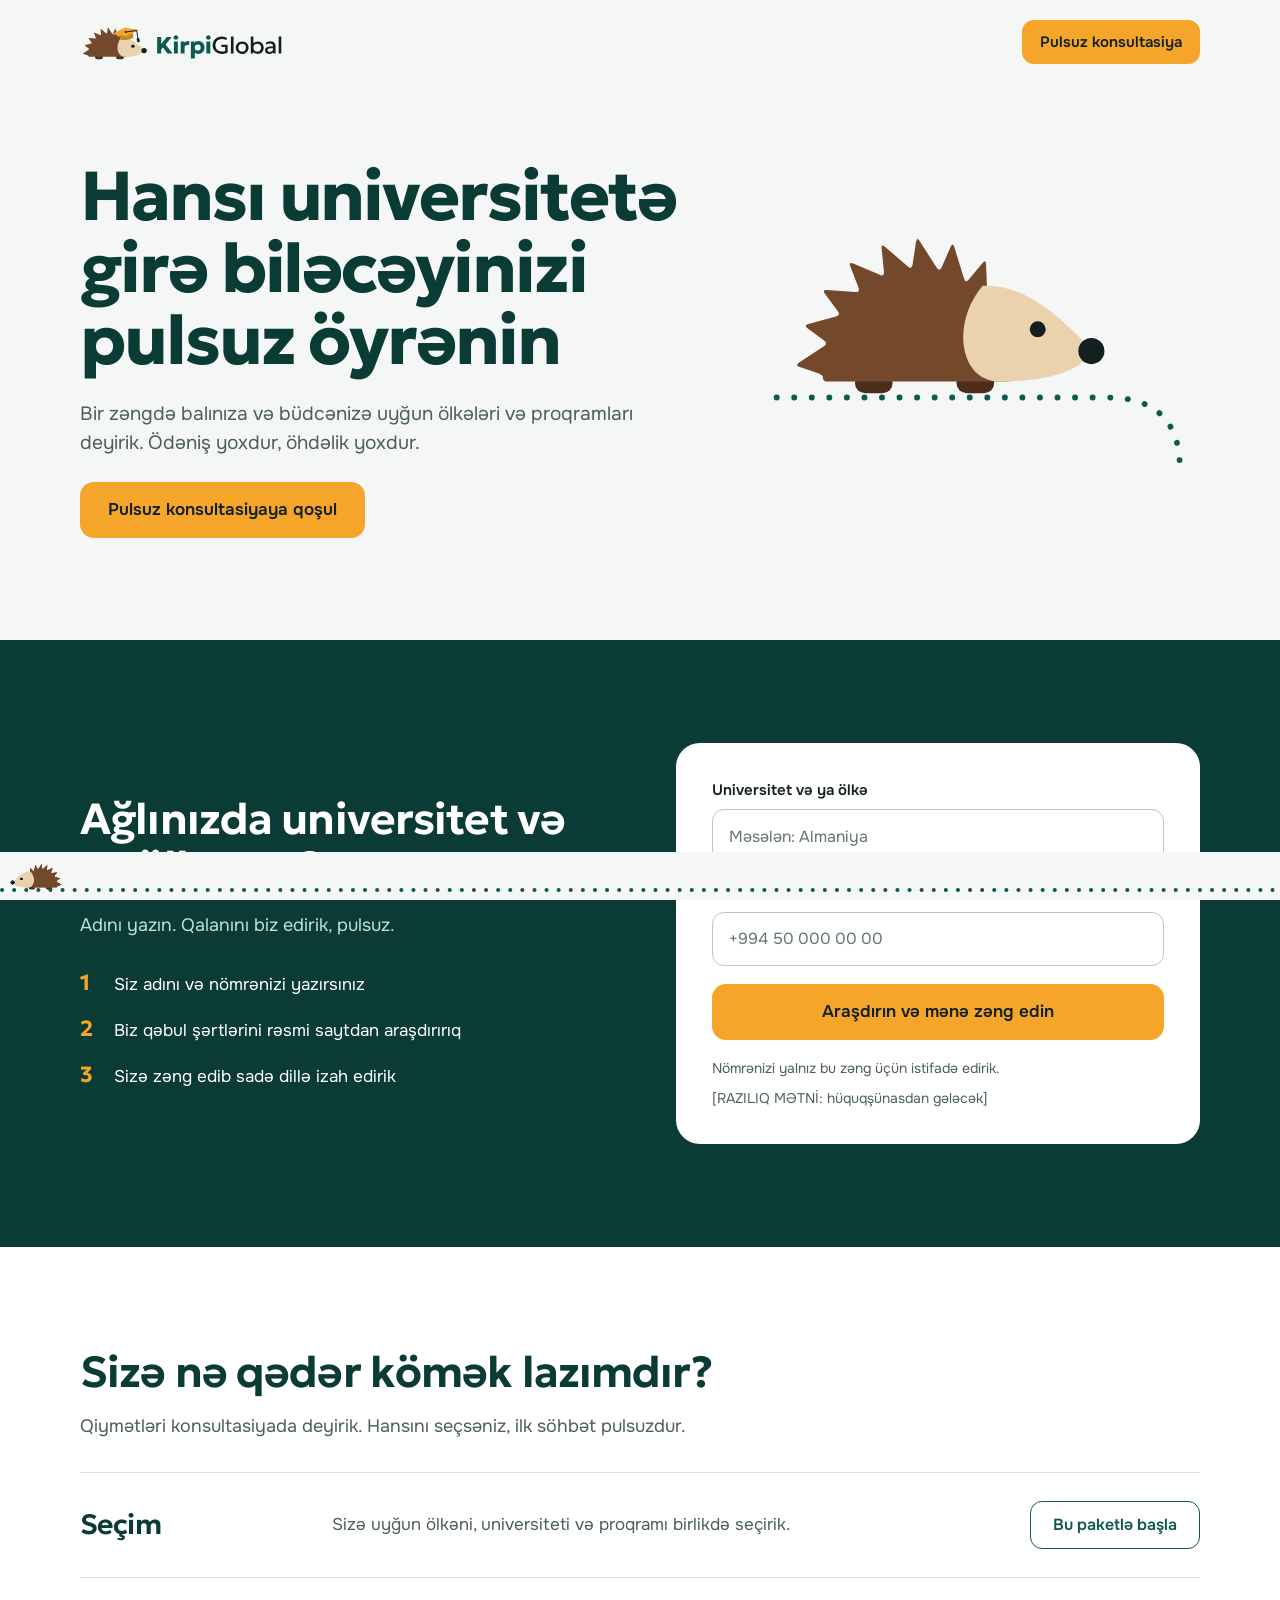
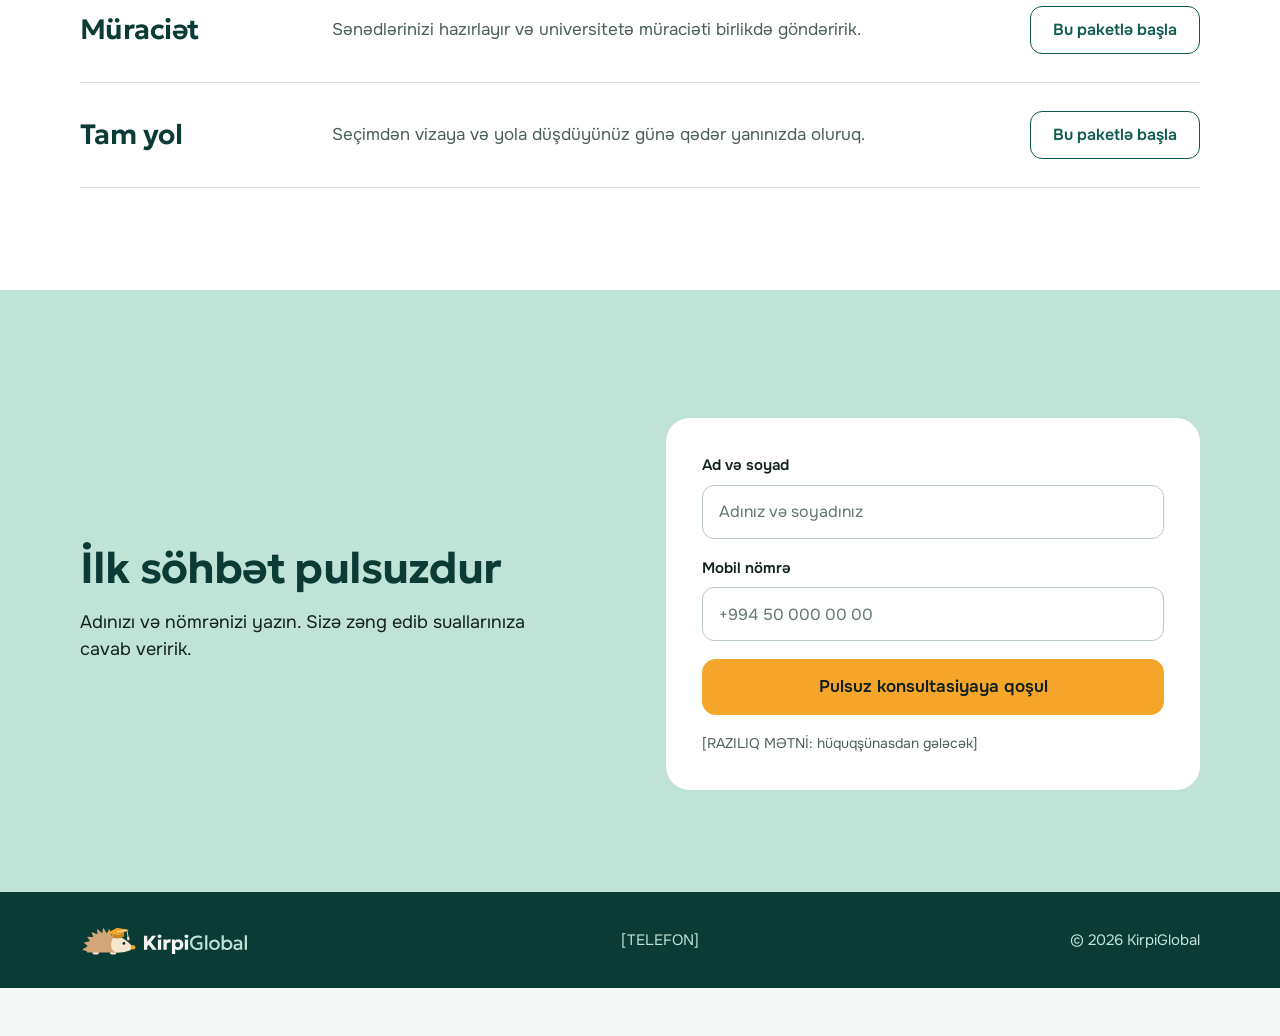
<file: site/index.html>
<!doctype html>
<html lang="az">
<head>
<meta charset="utf-8">
<meta name="viewport" content="width=device-width, initial-scale=1">
<title>KirpiGlobal | Xaricdə təhsil üzrə pulsuz konsultasiya</title>
<meta name="description" content="Bir zəngdə balınıza və büdcənizə uyğun ölkələri və proqramları deyirik. Ödəniş yoxdur, öhdəlik yoxdur.">
<meta name="theme-color" content="#0A3B34">
<meta property="og:type" content="website">
<meta property="og:locale" content="az_AZ">
<meta property="og:site_name" content="KirpiGlobal">
<meta property="og:title" content="Hansı universitetə girə biləcəyinizi pulsuz öyrənin">
<meta property="og:description" content="Bir zəngdə balınıza və büdcənizə uyğun ölkələri və proqramları deyirik. Ödəniş yoxdur, öhdəlik yoxdur.">
<!-- Sayt yayımlananda bu ünvanı tam yazın: https://DOMEN/og.png -->
<meta property="og:image" content="og.png">
<meta property="og:image:width" content="1200">
<meta property="og:image:height" content="630">
<meta name="twitter:card" content="summary_large_image">
<link rel="icon" href="logo/kirpiglobal-icon.svg" type="image/svg+xml">
<link rel="preload" href="fonts/geologica-latin.woff2" as="font" type="font/woff2" crossorigin>
<link rel="preload" href="fonts/onest-latin.woff2" as="font" type="font/woff2" crossorigin>
<link rel="stylesheet" href="styles.css">
<script src="main.js" defer></script>
</head>
<body id="top">

<!-- Kirpinin təkrar işlənən hissələri -->
<svg width="0" height="0" class="sprite" aria-hidden="true" focusable="false">
<symbol id="k-body" viewBox="12 48 232 128" overflow="visible">
<path d="M43.5 162.0 Q40.0 162.0 40.0 159.7 L40.0 159.7 Q40.0 157.4 36.7 156.3 L23.9 152.0 Q20.6 150.8 23.5 148.9 L40.6 137.7 Q43.5 135.8 40.7 133.7 L29.3 125.3 Q26.5 123.2 29.9 122.3 L48.9 117.2 Q52.3 116.3 50.2 113.5 L41.3 101.4 Q39.2 98.6 42.7 98.9 L62.1 100.3 Q65.6 100.5 64.4 97.2 L58.8 82.5 Q57.6 79.3 60.8 80.6 L79.1 88.4 Q82.3 89.8 82.0 86.3 L80.4 70.3 Q80.0 66.8 82.7 69.1 L98.5 82.7 Q101.1 85.0 101.7 81.5 L104.1 65.7 Q104.7 62.2 106.6 65.1 L118.4 83.6 Q120.3 86.5 121.7 83.3 L128.0 69.1 Q129.5 65.9 130.5 69.3 L137.2 91.0 Q138.2 94.4 140.5 91.7 L150.0 80.3 Q152.3 77.6 152.4 81.1 L153.3 104.2 Q153.5 107.7 154.5 111.1 L169.0 158.7 Q170.0 162.0 166.5 162.0Z" fill="#74492B"/>
<path d="M150 96C180 94 206 120 226 141C216 157 190 162 162 162C134 162 128 122 150 96Z" fill="#EBD2AE"/>
<circle cx="225" cy="141" r="9" fill="#12211F"/>
<circle cx="188" cy="126" r="5.5" fill="#12211F"/>
</symbol>
</svg>

<header class="header">
<div class="wrap header__in">
<img class="logo" src="logo/kirpiglobal-logo.svg" width="213" height="40" alt="KirpiGlobal">
<a class="btn btn--sm" href="#konsultasiya">Pulsuz konsultasiya</a>
</div>
</header>

<main>
<section class="hero">
<div class="wrap hero__in">
<div class="hero__text">
<h1>Hansı universitetə girə biləcəyinizi pulsuz öyrənin</h1>
<p class="hero__lead">Bir zəngdə balınıza və büdcənizə uyğun ölkələri və proqramları deyirik. Ödəniş yoxdur, öhdəlik yoxdur.</p>
<a class="btn" href="#konsultasiya">Pulsuz konsultasiyaya qoşul</a>
</div>
<svg class="hero__art" viewBox="0 52 300 176" aria-hidden="true" focusable="false">
<path d="M8 173H236Q286 173 286 222" fill="none" stroke="#0E5A4E" stroke-width="4" stroke-linecap="round" stroke-dasharray="0.1 12"/>
<rect x="62" y="156" width="26" height="14" rx="7" fill="#4A2E1B"/>
<rect x="132" y="156" width="26" height="14" rx="7" fill="#4A2E1B"/>
<use href="#k-body" x="12" y="48" width="232" height="128"/>
</svg>
</div>
</section>

<section class="research" aria-labelledby="research-title">
<div class="wrap research__in">
<div class="research__text">
<h2 id="research-title">Ağlınızda universitet və ya ölkə var?</h2>
<p class="research__lead">Adını yazın. Qalanını biz edirik, pulsuz.</p>
<ol class="steps">
<li><span class="steps__n">1</span><span>Siz adını və nömrənizi yazırsınız</span></li>
<li><span class="steps__n">2</span><span>Biz qəbul şərtlərini rəsmi saytdan araşdırırıq</span></li>
<li><span class="steps__n">3</span><span>Sizə zəng edib sadə dillə izah edirik</span></li>
</ol>
</div>
<div class="card">
<form class="form" data-type="research" novalidate>
<div class="field">
<label for="uni">Universitet və ya ölkə</label>
<input id="uni" name="target" type="text" placeholder="Məsələn: Almaniya" maxlength="100" autocomplete="off" aria-describedby="uni-err">
<p class="field__err" id="uni-err" hidden></p>
</div>
<div class="field">
<label for="tel1">Mobil nömrə</label>
<input id="tel1" name="phone" type="tel" inputmode="tel" placeholder="+994 50 000 00 00" maxlength="24" autocomplete="tel" aria-describedby="tel1-err">
<p class="field__err" id="tel1-err" hidden></p>
</div>
<div class="hp" aria-hidden="true">
<label for="web1">Bu sahəni boş saxlayın</label>
<input id="web1" name="website" type="text" tabindex="-1" autocomplete="off">
</div>
<button class="btn btn--full" type="submit">Araşdırın və mənə zəng edin</button>
<p class="form__err" role="alert" hidden></p>
<p class="note">Nömrənizi yalnız bu zəng üçün istifadə edirik.</p>
<p class="note consent">[RAZILIQ MƏTNİ: hüquqşünasdan gələcək]</p>
</form>
</div>
</div>
</section>

<section class="packages" aria-labelledby="packages-title">
<div class="wrap packages__in">
<h2 id="packages-title">Sizə nə qədər kömək lazımdır?</h2>
<p class="packages__lead">Qiymətləri konsultasiyada deyirik. Hansını seçsəniz, ilk söhbət pulsuzdur.</p>
<div class="rows">
<div class="row">
<h3>Seçim</h3>
<p>Sizə uyğun ölkəni, universiteti və proqramı birlikdə seçirik.</p>
<button class="btn btn--line" type="button" data-package="Seçim" aria-haspopup="dialog" aria-label="Seçim paketi ilə başla">Bu paketlə başla</button>
</div>
<div class="row">
<h3>Müraciət</h3>
<p>Sənədlərinizi hazırlayır və universitetə müraciəti birlikdə göndəririk.</p>
<button class="btn btn--line" type="button" data-package="Müraciət" aria-haspopup="dialog" aria-label="Müraciət paketi ilə başla">Bu paketlə başla</button>
</div>
<div class="row">
<h3>Tam yol</h3>
<p>Seçimdən vizaya və yola düşdüyünüz günə qədər yanınızda oluruq.</p>
<button class="btn btn--line" type="button" data-package="Tam yol" aria-haspopup="dialog" aria-label="Tam yol paketi ilə başla">Bu paketlə başla</button>
</div>
</div>
</div>
</section>

<section class="consult" id="konsultasiya" aria-labelledby="consult-title">
<div class="wrap consult__in">
<div class="consult__text">
<h2 id="consult-title">İlk söhbət pulsuzdur</h2>
<p>Adınızı və nömrənizi yazın. Sizə zəng edib suallarınıza cavab veririk.</p>
</div>
<div class="card card--dock">
<img class="dock" id="dock" src="logo/kirpiglobal-mark.svg" width="150" height="83" alt="">
<form class="form" data-type="consultation" data-no-art novalidate>
<div class="field">
<label for="ad">Ad və soyad</label>
<input id="ad" name="name" type="text" placeholder="Adınız və soyadınız" maxlength="100" autocomplete="name" aria-describedby="ad-err">
<p class="field__err" id="ad-err" hidden></p>
</div>
<div class="field">
<label for="tel2">Mobil nömrə</label>
<input id="tel2" name="phone" type="tel" inputmode="tel" placeholder="+994 50 000 00 00" maxlength="24" autocomplete="tel" aria-describedby="tel2-err">
<p class="field__err" id="tel2-err" hidden></p>
</div>
<div class="hp" aria-hidden="true">
<label for="web2">Bu sahəni boş saxlayın</label>
<input id="web2" name="website" type="text" tabindex="-1" autocomplete="off">
</div>
<button class="btn btn--full" type="submit">Pulsuz konsultasiyaya qoşul</button>
<p class="form__err" role="alert" hidden></p>
<p class="note consent">[RAZILIQ MƏTNİ: hüquqşünasdan gələcək]</p>
</form>
</div>
</div>
</section>
</main>

<footer class="footer">
<div class="wrap footer__in">
<img src="logo/kirpiglobal-logo-dark.svg" width="170" height="32" alt="KirpiGlobal">
<span>[TELEFON]</span>
<span>© 2026 KirpiGlobal</span>
</div>
</footer>

<!-- Paket seçiləndə açılan forma -->
<dialog class="dialog" id="package-dialog" aria-labelledby="dialog-title">
<div class="dialog__in">
<div class="dialog__top">
<img src="logo/kirpiglobal-logo.svg" width="170" height="32" alt="KirpiGlobal">
<button class="dialog__close" type="button" data-close>Bağla</button>
</div>
<div class="dialog__head">
<h2 id="dialog-title">Pulsuz konsultasiya</h2>
<p>İki sətir yazın, qalanını zəngdə danışaq.</p>
</div>
<form class="form" data-type="consultation" novalidate>
<p class="chosen"><span>Seçdiyiniz paket</span><span class="visually-hidden">: </span><strong id="chosen-package"></strong></p>
<input type="hidden" name="package" value="">
<div class="field">
<label for="c-ad">Ad və soyad</label>
<input id="c-ad" name="name" type="text" placeholder="Adınız və soyadınız" maxlength="100" autocomplete="name" aria-describedby="c-ad-err">
<p class="field__err" id="c-ad-err" hidden></p>
</div>
<div class="field">
<label for="c-tel">Mobil nömrə</label>
<input id="c-tel" name="phone" type="tel" inputmode="tel" placeholder="+994 50 000 00 00" maxlength="24" autocomplete="tel" aria-describedby="c-tel-err">
<p class="field__err" id="c-tel-err" hidden></p>
</div>
<div class="hp" aria-hidden="true">
<label for="web3">Bu sahəni boş saxlayın</label>
<input id="web3" name="website" type="text" tabindex="-1" autocomplete="off">
</div>
<button class="btn btn--full" type="submit">Pulsuz konsultasiyaya qoşul</button>
<p class="form__err" role="alert" hidden></p>
<p class="note">Qiyməti zəngdə deyirik. İndi heç nə ödəmirsiniz.</p>
<p class="note consent">[RAZILIQ MƏTNİ: hüquqşünasdan gələcək]</p>
</form>
<svg class="dialog__art" viewBox="0 40 390 140" preserveAspectRatio="xMidYMax slice" aria-hidden="true" focusable="false">
<path d="M-400 173H800" fill="none" stroke="#0E5A4E" stroke-width="4" stroke-linecap="round" stroke-dasharray="0.1 12"/>
<g transform="translate(120 0)">
<rect x="62" y="156" width="26" height="14" rx="7" fill="#4A2E1B"/>
<rect x="132" y="156" width="26" height="14" rx="7" fill="#4A2E1B"/>
<use href="#k-body" x="12" y="48" width="232" height="128"/>
</g>
</svg>
</div>
</dialog>

<!-- Uğurlu göndərişdən sonra formanın yerində görünən məzmun -->
<template id="done-template">
<div class="done">
<img class="done__art" src="logo/kirpiglobal-mark.svg" width="240" height="132" alt="">
<h2 class="done__title" tabindex="-1">Sorğunuzu aldıq</h2>
<p>Tezliklə yazdığınız nömrəyə zəng edəcəyik. Zəngə hazırlaşmaq lazım deyil.</p>
<a class="btn btn--line" href="#top" data-done-back>Ana səhifəyə qayıt</a>
</div>
</template>

<!-- Səhifə ilə birlikdə yol gedən kirpi (yalnız bəzək) -->
<div class="trail" aria-hidden="true">
<svg class="trail__v" width="4" height="100%" focusable="false"><line x1="2" y1="2" x2="2" y2="100%" stroke="#0E5A4E" stroke-width="4" stroke-linecap="round" stroke-dasharray="0.1 12"/></svg>
<svg class="trail__h" width="100%" height="4" focusable="false"><line x1="2" y1="2" x2="100%" y2="2" stroke="#0E5A4E" stroke-width="4" stroke-linecap="round" stroke-dasharray="0.1 12"/></svg>
</div>
<div class="kirpi" id="kirpi" aria-hidden="true">
<svg id="kirpi-flip" viewBox="12 48 232 128" width="150" height="83" overflow="visible" focusable="false">
<rect id="kirpi-leg-a" x="62" y="156" width="26" height="14" rx="7" fill="#4A2E1B"/>
<rect id="kirpi-leg-b" x="132" y="156" width="26" height="14" rx="7" fill="#4A2E1B"/>
<use href="#k-body" x="12" y="48" width="232" height="128"/>
<g id="kirpi-cap" visibility="hidden">
<g transform="rotate(-9 164 78)">
<path d="M140.1 80.0L187.9 80.0L186.0 101.2Q164.0 109.5 142.0 101.2Z" fill="#F4A52A"/>
<path d="M140.1 80.0L187.9 80.0L186.0 101.2Q164.0 109.5 142.0 101.2Z" fill="rgba(18,33,31,0.22)"/>
<path d="M120.4 78.8 Q118.0 78.0 120.4 77.2 L161.6 63.8 Q164.0 63.0 166.4 63.8 L207.6 77.2 Q210.0 78.0 207.6 78.8 L166.4 92.2 Q164.0 93.0 161.6 92.2Z" fill="#F4A52A"/>
<path d="M164.0 78.0L200.8 79.0L200.8 106.5" fill="none" stroke="#12211F" stroke-width="3.2" stroke-linecap="round" stroke-linejoin="round"/>
<rect x="196.3" y="105.0" width="9" height="14.2" rx="3" fill="#12211F"/>
<circle cx="164.0" cy="78.0" r="3.4" fill="#12211F"/>
</g>
</g>
</svg>
</div>

</body>
</html>
</file>
<file: site/styles.css>
/* KirpiGlobal landing */

/* Şriftlər: self-host, dəyişən (variable) fayllar */
@font-face {
  font-family: Geologica;
  font-style: normal;
  font-weight: 500 700;
  font-display: swap;
  src: url(fonts/geologica-latin-ext.woff2) format("woff2");
  unicode-range: U+0100-02BA, U+02BD-02C5, U+02C7-02CC, U+02CE-02D7, U+02DD-02FF, U+0304, U+0308, U+0329, U+1D00-1DBF, U+1E00-1E9F, U+1EF2-1EFF, U+2020, U+20A0-20AB, U+20AD-20C4, U+2113, U+2C60-2C7F, U+A720-A7FF;
}
@font-face {
  font-family: Geologica;
  font-style: normal;
  font-weight: 500 700;
  font-display: swap;
  src: url(fonts/geologica-latin.woff2) format("woff2");
  unicode-range: U+0000-00FF, U+0131, U+0152-0153, U+02BB-02BC, U+02C6, U+02DA, U+02DC, U+0304, U+0308, U+0329, U+2000-206F, U+20AC, U+2122, U+2191, U+2193, U+2212, U+2215, U+FEFF, U+FFFD;
}
@font-face {
  font-family: Onest;
  font-style: normal;
  font-weight: 400 600;
  font-display: swap;
  src: url(fonts/onest-latin-ext.woff2) format("woff2");
  unicode-range: U+0100-02BA, U+02BD-02C5, U+02C7-02CC, U+02CE-02D7, U+02DD-02FF, U+0304, U+0308, U+0329, U+1D00-1DBF, U+1E00-1E9F, U+1EF2-1EFF, U+2020, U+20A0-20AB, U+20AD-20C4, U+2113, U+2C60-2C7F, U+A720-A7FF;
}
@font-face {
  font-family: Onest;
  font-style: normal;
  font-weight: 400 600;
  font-display: swap;
  src: url(fonts/onest-latin.woff2) format("woff2");
  unicode-range: U+0000-00FF, U+0131, U+0152-0153, U+02BB-02BC, U+02C6, U+02DA, U+02DC, U+0304, U+0308, U+0329, U+2000-206F, U+20AC, U+2122, U+2191, U+2193, U+2212, U+2215, U+FEFF, U+FFFD;
}

:root {
  /* Əsas rənglər */
  --sam: #0E5A4E;          /* şam yaşılı */
  --tund-sam: #0A3B34;     /* tünd şam */
  --nane: #BFE3D6;         /* nanə */
  --nane-acig: #E3F2EC;    /* seçilmiş paket sətri */
  --kehraba: #F4A52A;      /* kəhrəba */
  --kehraba-tund: #E2951C; /* kəhrəba, hover */
  --murekkeb: #12211F;     /* mürəkkəb */
  --boz-yasil: #4C5F5B;    /* boz-yaşıl */
  --duman: #F4F7F5;        /* duman */
  --duman-tund: #E9EFEC;   /* haşiyəli düymə, hover */
  --xett: #D5E0DC;         /* xətt */
  --input-xett: #B9C9C3;
  --placeholder: #627570;  /* dizaynda #6B7E79; 4.5:1 kontrast üçün bir az tünd */
  --ag: #FFFFFF;
  --xeta: #A3271B;

  --font-basliq: Geologica, "Segoe UI", system-ui, sans-serif;
  --font-metn: Onest, "Segoe UI", system-ui, sans-serif;

  --kenar: clamp(20px, 5vw, 80px);
  --zolaq: 48px; /* telefonda aşağıdakı kirpi zolağının hündürlüyü */
}

*, *::before, *::after { box-sizing: border-box; }

html { -webkit-text-size-adjust: 100%; }
@media (prefers-reduced-motion: no-preference) {
  html { scroll-behavior: smooth; }
}

body {
  margin: 0;
  background: var(--duman);
  color: var(--murekkeb);
  font-family: var(--font-metn);
  font-size: 17px;
  line-height: 1.5;
  overflow-x: hidden;
}

h1, h2, h3, p, ol { margin: 0; }
img, svg { display: block; }
img { max-width: 100%; height: auto; }
[hidden] { display: none !important; }

h1, h2, h3 { font-family: var(--font-basliq); color: var(--tund-sam); }
h2 {
  font-weight: 600;
  font-size: clamp(28px, 3.4vw, 44px);
  line-height: 1.1;
  letter-spacing: -0.02em;
}

a { color: var(--sam); }
a:hover { color: var(--tund-sam); }

:focus-visible {
  outline: 3px solid var(--sam);
  outline-offset: 3px;
}

.wrap { max-width: 1120px; margin: 0 auto; }
.sprite { position: absolute; }
.visually-hidden {
  position: absolute; width: 1px; height: 1px; overflow: hidden;
  clip-path: inset(50%); white-space: nowrap;
}

/* Düymələr */
.btn {
  display: inline-flex;
  align-items: center;
  justify-content: center;
  min-height: 56px;
  padding: 0 28px;
  border: none;
  border-radius: 14px;
  background: var(--kehraba);
  color: var(--murekkeb);
  font-family: var(--font-metn);
  font-size: 17px;
  font-weight: 600;
  line-height: 1.2;
  text-align: center;
  text-decoration: none;
  cursor: pointer;
}
.btn:hover { background: var(--kehraba-tund); color: var(--murekkeb); }
.btn--sm { min-height: 44px; padding: 0 18px; border-radius: 12px; font-size: 15px; white-space: nowrap; }
.btn--full { width: 100%; }
.btn--line {
  min-height: 48px;
  padding: 0 22px;
  border: 1.5px solid var(--sam);
  border-radius: 12px;
  background: var(--ag);
  color: var(--sam);
  font-size: 16px;
  white-space: nowrap;
}
.btn--line:hover { background: var(--duman-tund); color: var(--tund-sam); border-color: var(--tund-sam); }
.btn[disabled] { cursor: progress; background: var(--kehraba-tund); }

/* Başlıq */
.header { padding: 20px var(--kenar); }
.header__in { display: flex; align-items: center; justify-content: space-between; gap: 16px; }
.logo { width: clamp(150px, 16vw, 213px); min-width: 120px; flex-shrink: 1; }

/* Giriş */
.hero { padding: clamp(32px, 6vw, 88px) var(--kenar) clamp(56px, 8vw, 112px); }
.hero__in { display: flex; flex-wrap: wrap; align-items: center; gap: 40px 64px; }
.hero__text { flex: 1 1 460px; min-width: 0; display: flex; flex-direction: column; align-items: flex-start; gap: 24px; }
h1 {
  font-weight: 700;
  font-size: clamp(38px, 5.4vw, 72px);
  line-height: 1.04;
  letter-spacing: -0.03em;
}
.hero__lead { max-width: 30em; font-size: clamp(17px, 1.5vw, 20px); color: var(--boz-yasil); }
.hero__art { flex: none; width: clamp(220px, 34vw, 440px); height: auto; margin: 0 auto; }

/* Pulsuz araşdırma */
.research { background: var(--tund-sam); padding: clamp(56px, 8vw, 104px) var(--kenar); }
.research__in { display: flex; flex-wrap: wrap; align-items: center; gap: 40px 72px; }
.research__text { flex: 1 1 380px; min-width: 0; display: flex; flex-direction: column; gap: 20px; }
.research h2 { color: var(--ag); }
.research__lead { font-size: 18px; color: var(--nane); }
.steps { margin-top: 8px; padding: 0; list-style: none; display: flex; flex-direction: column; gap: 14px; }
.steps li { display: flex; align-items: baseline; gap: 16px; font-size: 17px; line-height: 1.45; color: var(--ag); }
.steps__n { flex: 0 0 18px; font-family: var(--font-basliq); font-weight: 700; font-size: 22px; color: var(--kehraba); }
.research :focus-visible { outline-color: var(--kehraba); }
.research .card :focus-visible { outline-color: var(--sam); }

/* Forma kartı */
.card {
  position: relative;
  flex: 1 1 380px;
  min-width: 0;
  background: var(--ag);
  border-radius: 24px;
  padding: clamp(20px, 3vw, 36px);
}
.form { display: flex; flex-direction: column; gap: 18px; }
.field { display: flex; flex-direction: column; gap: 8px; }
.field label { font-size: 15px; font-weight: 600; color: var(--murekkeb); }
.field input {
  width: 100%;
  height: 54px;
  padding: 0 16px;
  border: 1.5px solid var(--input-xett);
  border-radius: 12px;
  background: var(--ag);
  color: var(--murekkeb);
  font-family: var(--font-metn);
  font-size: 16px;
}
.field input::placeholder { color: var(--placeholder); opacity: 1; }
.field input:focus-visible { outline-offset: 0; border-color: var(--sam); }
.field input[aria-invalid="true"] { border-color: var(--xeta); }
.field__err, .form__err { font-size: 14px; line-height: 1.45; font-weight: 500; color: var(--xeta); }
.note { font-size: 14px; line-height: 1.45; color: var(--boz-yasil); }
.note + .note { margin-top: -8px; }
/* Honeypot: insanlar görmür, botlar doldurur */
.hp { position: absolute; left: -9999px; width: 1px; height: 1px; overflow: hidden; }

/* Paketlər */
.packages { background: var(--ag); padding: clamp(56px, 8vw, 104px) var(--kenar); }
.packages__in { display: flex; flex-direction: column; gap: 16px; }
.packages__lead { margin-bottom: 16px; max-width: 34em; font-size: 18px; color: var(--boz-yasil); }
.rows { display: flex; flex-direction: column; border-bottom: 1px solid var(--xett); }
.row { display: flex; flex-wrap: wrap; align-items: center; gap: 12px 32px; padding: 28px 0; border-top: 1px solid var(--xett); }
.row h3 { flex: 0 0 220px; font-weight: 600; font-size: 28px; line-height: 1.1; letter-spacing: -0.02em; }
.row p { flex: 1 1 300px; color: var(--boz-yasil); }

/* Konsultasiya */
.consult { background: var(--nane); padding: clamp(104px, 10vw, 136px) var(--kenar) clamp(56px, 8vw, 104px); }
.consult__in { display: flex; flex-wrap: wrap; align-items: center; gap: 96px 72px; }
.consult__text { flex: 1 1 360px; min-width: 0; display: flex; flex-direction: column; gap: 16px; }
.consult__text p { max-width: 26em; font-size: 18px; }
.dock { position: absolute; right: 32px; top: -80px; width: 150px; height: 83px; max-width: none; }

/* Footer */
.footer { background: var(--tund-sam); padding: 32px var(--kenar); }
.footer__in { display: flex; flex-wrap: wrap; align-items: center; justify-content: space-between; gap: 16px 32px; font-size: 15px; color: var(--nane); }
.footer img { width: 170px; height: 32px; flex-shrink: 0; }

/* Təsdiq məzmunu */
.done { display: flex; flex-direction: column; align-items: flex-start; gap: 20px; }
.done__art { width: 240px; height: 132px; }
.done__title { font-weight: 700; font-size: 34px; line-height: 1.08; letter-spacing: -0.02em; }
.done__title:focus { outline: none; }
.done p { color: var(--boz-yasil); }
.card--dock .done__art { display: none; } /* burada papaqlı kirpi artıq kartın üstündədir */

/* Paket dialoqu: kompüterdə ortada, telefonda tam ekran */
.dialog {
  width: min(460px, calc(100vw - 40px));
  max-height: calc(100dvh - 40px);
  padding: 0;
  border: none;
  border-radius: 24px;
  background: var(--duman);
  color: var(--murekkeb);
  overflow: auto;
}
.dialog::backdrop { background: rgba(10, 59, 52, 0.6); }
.dialog__in { display: flex; flex-direction: column; gap: 28px; padding: 20px 28px 32px; }
.dialog__top { display: flex; align-items: center; justify-content: space-between; }
.dialog__top img { width: 170px; height: 32px; }
.dialog__close {
  min-height: 44px;
  padding: 0 8px;
  border: none;
  background: none;
  color: var(--sam);
  font-family: var(--font-metn);
  font-size: 16px;
  font-weight: 600;
  text-decoration: underline;
  cursor: pointer;
}
.dialog__close:hover { color: var(--tund-sam); }
.dialog__head { display: flex; flex-direction: column; gap: 12px; }
.dialog__head h2 { font-weight: 700; font-size: 34px; line-height: 1.08; }
.dialog__head p { color: var(--boz-yasil); }
.chosen {
  display: flex;
  justify-content: space-between;
  gap: 12px;
  margin-bottom: 10px;
  padding: 14px 16px;
  border-radius: 14px;
  background: var(--nane-acig);
  font-size: 16px;
  color: var(--boz-yasil);
}
.chosen strong { font-weight: 600; color: var(--tund-sam); }
.dialog__art { display: none; }

@media (max-width: 639px) {
  .dialog {
    width: 100vw;
    max-width: none;
    height: 100dvh;
    max-height: none;
    margin: 0;
    border-radius: 0;
  }
  .dialog__in { min-height: 100%; padding: 20px 20px 28px; }
  .dialog__art { display: block; flex: none; width: calc(100% + 40px); height: 140px; margin: auto -20px 0; }
  .dialog--done .dialog__art, .dialog--done .dialog__head { display: none; }
  .dialog--done .done { margin: auto 0; }
}
.dialog--done .dialog__close { visibility: hidden; }
@media (min-width: 640px) {
  .dialog--done .dialog__head { display: none; }
}

/* Yol gedən kirpi. Yalnız html.kirpi-live olanda görünür
   (JavaScript işləyir və prefers-reduced-motion açıq deyil). */
.trail, .kirpi { display: none; pointer-events: none; }

html.kirpi-live .dock { visibility: hidden; }
html.kirpi-live body { padding-bottom: var(--zolaq); }
html.kirpi-live .trail {
  display: block;
  position: fixed;
  z-index: 5;
  left: 0;
  right: 0;
  bottom: 0;
  height: var(--zolaq);
  background: var(--duman);
}
.trail__v { display: none; }
.trail__h { position: absolute; left: 0; bottom: 8px; }
html.kirpi-live .kirpi {
  display: block;
  position: fixed;
  z-index: 6;
  left: 0;
  top: 0;
  width: 150px;
  height: 83px;
  transform-origin: 0 0;
  will-change: transform;
}
.kirpi svg { transform-origin: 50% 50%; }

/* Kompüter: sağ kənarda şaquli cığır */
@media (min-width: 1360px) {
  html.kirpi-live body { padding-bottom: 0; }
  html.kirpi-live .trail {
    left: auto;
    right: 50px;
    top: 96px;
    bottom: 24px;
    width: 4px;
    height: auto;
    background: none;
  }
  .trail__v { display: block; }
  .trail__h { display: none; }
}
</file>
